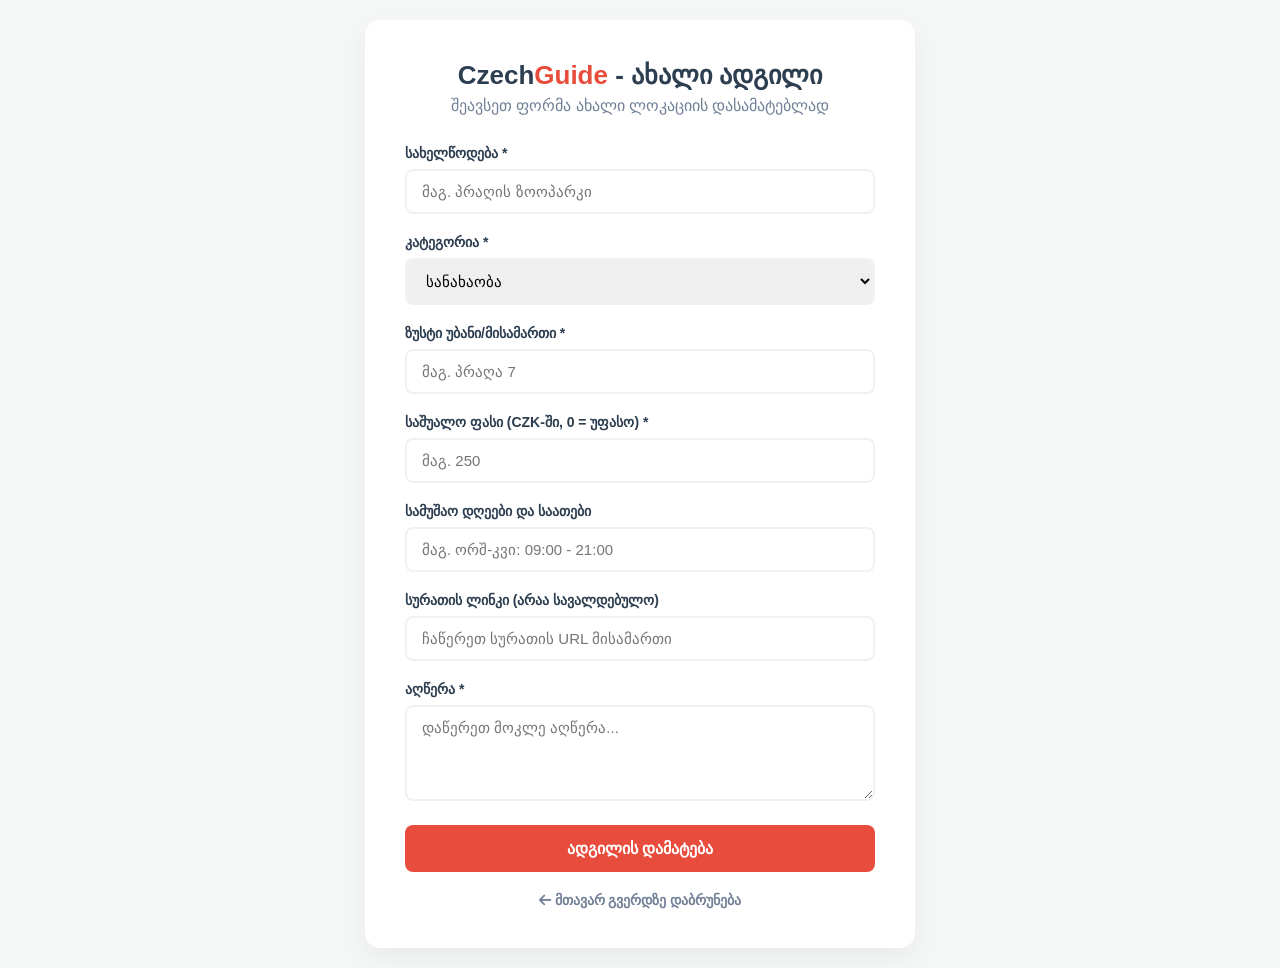
<file: templates/add.html>
<!DOCTYPE html>
<html lang="ka">
<head>
    <meta charset="UTF-8">
    <meta name="viewport" content="width=device-width, initial-scale=1.0">
    <title>ახალი ადგილის დამატება</title>
    <link rel="stylesheet" href="https://cdnjs.cloudflare.com/ajax/libs/font-awesome/6.0.0/css/all.min.css">
    <style>
        * {
            margin: 0;
            padding: 0;
            box-sizing: border-box;
            font-family: 'Segoe UI', Tahoma, Geneva, Verdana, sans-serif;
        }

        body {
            background-color: #f4f7f6;
            color: #2c3e50;
            display: flex;
            justify-content: center;
            align-items: center;
            min-height: 100vh;
            padding: 20px;
        }

        .form-container {
            background-color: white;
            padding: 40px;
            border-radius: 15px;
            box-shadow: 0 10px 25px rgba(0,0,0,0.05);
            width: 100%;
            max-width: 550px;
        }

        .form-header {
            text-align: center;
            margin-bottom: 30px;
        }

        .form-header h2 {
            font-size: 26px;
            color: #2c3e50;
        }

        .form-header h2 span {
            color: #e74c3c;
        }

        .form-group {
            margin-bottom: 20px;
        }

        .form-group label {
            display: block;
            margin-bottom: 8px;
            font-weight: 600;
            font-size: 14px;
        }

        .form-group input, .form-group textarea, .form-group select {
            width: 100%;
            padding: 12px 15px;
            border: 2px solid #edf2f7;
            border-radius: 8px;
            outline: none;
            font-size: 15px;
            transition: border-color 0.3s ease;
        }

        .form-group input:focus, .form-group textarea:focus, .form-group select:focus {
            border-color: #e74c3c;
        }

        .btn-submit {
            width: 100%;
            background-color: #e74c3c;
            color: white;
            padding: 14px;
            border: none;
            border-radius: 8px;
            font-weight: bold;
            font-size: 16px;
            cursor: pointer;
            transition: background-color 0.3s ease;
        }

        .btn-submit:hover {
            background-color: #c0392b;
        }

        .back-link {
            display: block;
            text-align: center;
            margin-top: 20px;
            color: #718096;
            text-decoration: none;
            font-weight: 600;
            font-size: 14px;
        }

        .back-link:hover {
            color: #2c3e50;
        }
    </style>
</head>
<body>

    <div class="form-container">
        <div class="form-header">
            <h2>Czech<span>Guide</span> - ახალი ადგილი</h2>
            <p style="color: #718096; margin-top: 5px;">შეავსეთ ფორმა ახალი ლოკაციის დასამატებლად</p>
        </div>

        <form action="/add" method="POST">
            <div class="form-group">
                <label for="title">სახელწოდება *</label>
                <input type="text" id="title" name="title" placeholder="მაგ. პრაღის ზოოპარკი" required>
            </div>

            <div class="form-group">
                <label for="category">კატეგორია *</label>
                <select id="category" name="category" required>
                    <option value="სანახაობა">სანახაობა</option>
                    <option value="რესტორანი">რესტორანი</option>
                    <option value="შოპინგი">შოპინგი</option>
                </select>
            </div>

            <div class="form-group">
                <label for="location">ზუსტი უბანი/მისამართი *</label>
                <input type="text" id="location" name="location" placeholder="მაგ. პრაღა 7" required>
            </div>

            <div class="form-group">
                <label for="price_czk">საშუალო ფასი (CZK-ში, 0 = უფასო) *</label>
                <input type="number" id="price_czk" name="price_czk" placeholder="მაგ. 250" required min="0">
            </div>

            <div class="form-group">
                <label for="working_hours">სამუშაო დღეები და საათები</label>
                <input type="text" id="working_hours" name="working_hours" placeholder="მაგ. ორშ-კვი: 09:00 - 21:00">
            </div>

            <div class="form-group">
                <label for="image">სურათის ლინკი (არაა სავალდებულო)</label>
                <input type="url" id="image" name="image" placeholder="ჩაწერეთ სურათის URL მისამართი">
            </div>

            <div class="form-group">
                <label for="description">აღწერა *</label>
                <textarea id="description" name="description" rows="4" placeholder="დაწერეთ მოკლე აღწერა..." required></textarea>
            </div>

            <button type="submit" class="btn-submit">ადგილის დამატება</button>
        </form>

        <a href="/" class="back-link"><i class="fa-solid fa-arrow-left"></i> მთავარ გვერდზე დაბრუნება</a>
    </div>

</body>
</html>
</file>
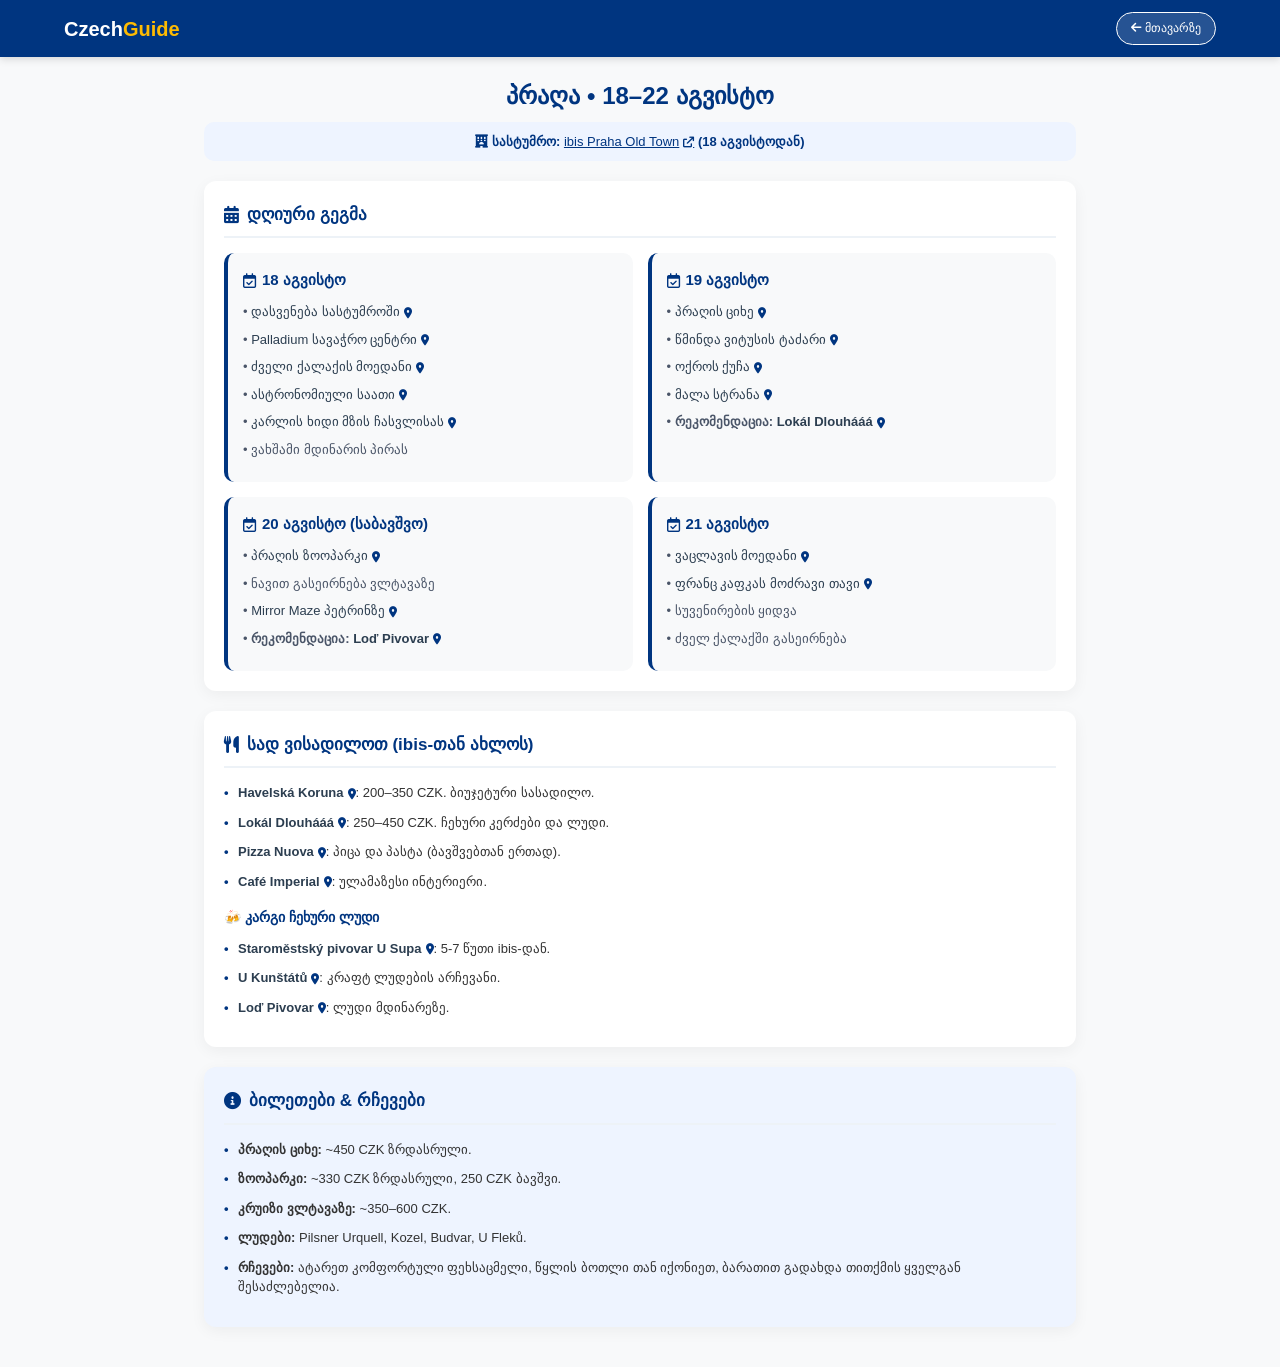
<file: templates/itinerary.html>
<!DOCTYPE html>
<html lang="ka">
<head>
    <meta charset="UTF-8">
    <meta name="viewport" content="width=device-width, initial-scale=1.0">
    <title>პრაღა • 18–22 აგვისტოს გეგმა</title>
    <link rel="stylesheet" href="https://cdnjs.cloudflare.com/ajax/libs/font-awesome/6.0.0/css/all.min.css">
    
    <style>
        * {
            margin: 0;
            padding: 0;
            box-sizing: border-box;
            font-family: BlinkMacSystemFont, -apple-system, Roboto, 'Segoe UI', Tahoma, Geneva, Verdana, sans-serif;
        }

        body {
            background-color: #f8f9fa;
            color: #333;
            line-height: 1.6;
        }

        header {
            background-color: #003580;
            padding: 12px 5%;
            display: flex;
            justify-content: space-between;
            align-items: center;
            color: white;
            position: sticky;
            top: 0;
            z-index: 100;
            box-shadow: 0 2px 8px rgba(0,0,0,0.15);
        }

        .logo {
            font-size: 20px;
            font-weight: bold;
            color: #ffffff;
            text-decoration: none;
        }

        .logo span {
            color: #febb02;
        }

        .back-btn {
            color: white;
            text-decoration: none;
            background: rgba(255,255,255,0.15);
            padding: 6px 14px;
            border-radius: 20px;
            font-size: 12px;
            border: 1px solid white;
            transition: background 0.2s ease;
            white-space: nowrap;
        }

        .back-btn:hover {
            background: rgba(255,255,255,0.25);
        }

        .container {
            padding: 20px 5%;
            max-width: 1000px;
            margin: 0 auto;
        }

        .page-title {
            text-align: center;
            color: #003580;
            margin-bottom: 6px;
            font-size: 24px;
        }

        .hotel-badge {
            text-align: center;
            background: #eef4ff;
            color: #003580;
            padding: 10px 15px;
            border-radius: 10px;
            font-weight: bold;
            margin-bottom: 20px;
            font-size: 13px;
            line-height: 1.5;
        }

        .hotel-badge a {
            color: #003580;
            text-decoration: underline;
        }

        .section-box {
            background: white;
            border-radius: 12px;
            padding: 20px;
            margin-bottom: 20px;
            box-shadow: 0 4px 15px rgba(0,0,0,0.05);
        }

        .section-box h3 {
            color: #003580;
            border-bottom: 2px solid #edf2f7;
            padding-bottom: 8px;
            margin-bottom: 15px;
            font-size: 17px;
            display: flex;
            align-items: center;
            gap: 8px;
        }

        /* Grid - დესკტოპზე 2 სვეტი, მობილურზე 1 */
        .day-grid {
            display: grid;
            grid-template-columns: repeat(2, 1fr);
            gap: 15px;
        }

        .day-card {
            background: #f8f9fa;
            padding: 15px;
            border-radius: 10px;
            border-left: 4px solid #003580;
        }

        .day-card h4 {
            color: #003580;
            margin-bottom: 10px;
            font-size: 15px;
            display: flex;
            align-items: center;
            gap: 6px;
        }

        .day-card ul {
            list-style: none;
            font-size: 13px;
            color: #4a5568;
        }

        .day-card ul li {
            margin-bottom: 8px;
            line-height: 1.5;
        }

        /* Google Maps ლინკების სტილი */
        .map-item {
            color: #2c3e50;
            text-decoration: none;
            transition: color 0.2s ease;
            display: inline-flex;
            align-items: center;
            gap: 4px;
            font-weight: 500;
        }

        .map-item:hover {
            color: #003580;
            text-decoration: underline;
        }

        .map-item i {
            font-size: 11px;
            color: #003580;
        }

        .list-styled {
            list-style: none;
            font-size: 13px;
        }

        .list-styled li {
            margin-bottom: 10px;
            padding-left: 14px;
            position: relative;
            line-height: 1.5;
        }

        .list-styled li::before {
            content: "•";
            color: #003580;
            font-weight: bold;
            position: absolute;
            left: 0;
        }

        /* =========================================================
           📱 MOBILE OPTIMIZATION (მობილურის ოპტიმიზაცია)
           ========================================================= */
        @media (max-width: 600px) {
            header {
                padding: 10px 12px;
            }

            .logo {
                font-size: 18px;
            }

            .back-btn {
                padding: 5px 10px;
                font-size: 11px;
            }

            .container {
                padding: 15px 10px;
            }

            .page-title {
                font-size: 20px;
            }

            .hotel-badge {
                font-size: 12px;
                padding: 8px;
                margin-bottom: 15px;
            }

            .section-box {
                padding: 14px;
                margin-bottom: 15px;
                border-radius: 10px;
            }

            .section-box h3 {
                font-size: 15px;
                margin-bottom: 12px;
            }

            /* მობილურზე 1 სვეტიანი განლაგება */
            .day-grid {
                grid-template-columns: 1fr;
                gap: 12px;
            }

            .day-card {
                padding: 12px;
            }

            .day-card h4 {
                font-size: 14px;
            }

            .day-card ul li {
                font-size: 12.5px;
                margin-bottom: 6px;
            }

            .list-styled {
                font-size: 12.5px;
            }
        }
    </style>
</head>
<body>

    <header>
        <a href="/" class="logo">Czech<span>Guide</span></a>
        <a href="/" class="back-btn"><i class="fa-solid fa-arrow-left"></i> მთავარზე</a>
    </header>

    <div class="container">
        <h1 class="page-title">პრაღა • 18–22 აგვისტო</h1>
        <div class="hotel-badge">
            <i class="fa-solid fa-hotel"></i> სასტუმრო: 
            <a href="https://www.google.com/maps/search/?api=1&query=ibis+Praha+Old+Town" target="_blank" class="map-item">
                ibis Praha Old Town <i class="fa-solid fa-arrow-up-right-from-square"></i>
            </a> (18 აგვისტოდან)
        </div>

        <!-- 1. დღიური მარშრუტი -->
        <div class="section-box">
            <h3><i class="fa-solid fa-calendar-days"></i> დღიური გეგმა</h3>
            <div class="day-grid">
                <!-- 18 აგვისტო -->
                <div class="day-card">
                    <h4><i class="fa-regular fa-calendar-check"></i> 18 აგვისტო</h4>
                    <ul>
                        <li>• <a href="https://www.google.com/maps/search/?api=1&query=ibis+Praha+Old+Town" target="_blank" class="map-item">დასვენება სასტუმროში <i class="fa-solid fa-location-dot"></i></a></li>
                        <li>• <a href="https://www.google.com/maps/search/?api=1&query=Palladium+Prague" target="_blank" class="map-item">Palladium სავაჭრო ცენტრი <i class="fa-solid fa-location-dot"></i></a></li>
                        <li>• <a href="https://www.google.com/maps/search/?api=1&query=Old+Town+Square+Prague" target="_blank" class="map-item">ძველი ქალაქის მოედანი <i class="fa-solid fa-location-dot"></i></a></li>
                        <li>• <a href="https://www.google.com/maps/search/?api=1&query=Astronomical+Clock+Prague" target="_blank" class="map-item">ასტრონომიული საათი <i class="fa-solid fa-location-dot"></i></a></li>
                        <li>• <a href="https://www.google.com/maps/search/?api=1&query=Charles+Bridge+Prague" target="_blank" class="map-item">კარლის ხიდი მზის ჩასვლისას <i class="fa-solid fa-location-dot"></i></a></li>
                        <li>• ვახშამი მდინარის პირას</li>
                    </ul>
                </div>

                <!-- 19 აგვისტო -->
                <div class="day-card">
                    <h4><i class="fa-regular fa-calendar-check"></i> 19 აგვისტო</h4>
                    <ul>
                        <li>• <a href="https://www.google.com/maps/search/?api=1&query=Prague+Castle" target="_blank" class="map-item">პრაღის ციხე <i class="fa-solid fa-location-dot"></i></a></li>
                        <li>• <a href="https://www.google.com/maps/search/?api=1&query=St.+Vitus+Cathedral+Prague" target="_blank" class="map-item">წმინდა ვიტუსის ტაძარი <i class="fa-solid fa-location-dot"></i></a></li>
                        <li>• <a href="https://www.google.com/maps/search/?api=1&query=Golden+Lane+Prague" target="_blank" class="map-item">ოქროს ქუჩა <i class="fa-solid fa-location-dot"></i></a></li>
                        <li>• <a href="https://www.google.com/maps/search/?api=1&query=Mala+Strana+Prague" target="_blank" class="map-item">მალა სტრანა <i class="fa-solid fa-location-dot"></i></a></li>
                        <li>• <b>რეკომენდაცია:</b> <a href="https://www.google.com/maps/search/?api=1&query=Lokal+Dlouhaa+Prague" target="_blank" class="map-item"><b>Lokál Dlouhááá</b> <i class="fa-solid fa-location-dot"></i></a></li>
                    </ul>
                </div>

                <!-- 20 აგვისტო -->
                <div class="day-card">
                    <h4><i class="fa-regular fa-calendar-check"></i> 20 აგვისტო (საბავშვო)</h4>
                    <ul>
                        <li>• <a href="https://www.google.com/maps/search/?api=1&query=Prague+Zoo" target="_blank" class="map-item">პრაღის ზოოპარკი <i class="fa-solid fa-location-dot"></i></a></li>
                        <li>• ნავით გასეირნება ვლტავაზე</li>
                        <li>• <a href="https://www.google.com/maps/search/?api=1&query=Petrin+Mirror+Maze+Prague" target="_blank" class="map-item">Mirror Maze პეტრინზე <i class="fa-solid fa-location-dot"></i></a></li>
                        <li>• <b>რეკომენდაცია:</b> <a href="https://www.google.com/maps/search/?api=1&query=Lod+Pivovar+Prague" target="_blank" class="map-item"><b>Loď Pivovar</b> <i class="fa-solid fa-location-dot"></i></a></li>
                    </ul>
                </div>

                <!-- 21 აგვისტო -->
                <div class="day-card">
                    <h4><i class="fa-regular fa-calendar-check"></i> 21 აგვისტო</h4>
                    <ul>
                        <li>• <a href="https://www.google.com/maps/search/?api=1&query=Wenceslas+Square+Prague" target="_blank" class="map-item">ვაცლავის მოედანი <i class="fa-solid fa-location-dot"></i></a></li>
                        <li>• <a href="https://www.google.com/maps/search/?api=1&query=Franz+Kafka+-+Rotating+Head+Prague" target="_blank" class="map-item">ფრანც კაფკას მოძრავი თავი <i class="fa-solid fa-location-dot"></i></a></li>
                        <li>• სუვენირების ყიდვა</li>
                        <li>• ძველ ქალაქში გასეირნება</li>
                    </ul>
                </div>
            </div>
        </div>

        <!-- 2. კვება და ლუდი -->
        <div class="section-box">
            <h3><i class="fa-solid fa-utensils"></i> სად ვისადილოთ (ibis-თან ახლოს)</h3>
            <ul class="list-styled">
                <li><a href="https://www.google.com/maps/search/?api=1&query=Havelska+Koruna+Prague" target="_blank" class="map-item"><b>Havelská Koruna</b> <i class="fa-solid fa-location-dot"></i></a>: 200–350 CZK. ბიუჯეტური სასადილო.</li>
                <li><a href="https://www.google.com/maps/search/?api=1&query=Lokal+Dlouhaa+Prague" target="_blank" class="map-item"><b>Lokál Dlouhááá</b> <i class="fa-solid fa-location-dot"></i></a>: 250–450 CZK. ჩეხური კერძები და ლუდი.</li>
                <li><a href="https://www.google.com/maps/search/?api=1&query=Pizza+Nuova+Prague" target="_blank" class="map-item"><b>Pizza Nuova</b> <i class="fa-solid fa-location-dot"></i></a>: პიცა და პასტა (ბავშვებთან ერთად).</li>
                <li><a href="https://www.google.com/maps/search/?api=1&query=Cafe+Imperial+Prague" target="_blank" class="map-item"><b>Café Imperial</b> <i class="fa-solid fa-location-dot"></i></a>: ულამაზესი ინტერიერი.</li>
            </ul>

            <h4 style="margin: 15px 0 10px 0; color: #003580; font-size: 14px;">🍻 კარგი ჩეხური ლუდი</h4>
            <ul class="list-styled">
                <li><a href="https://www.google.com/maps/search/?api=1&query=U+Supa+Prague" target="_blank" class="map-item"><b>Staroměstský pivovar U Supa</b> <i class="fa-solid fa-location-dot"></i></a>: 5-7 წუთი ibis-დან.</li>
                <li><a href="https://www.google.com/maps/search/?api=1&query=U+Kunstatu+Prague" target="_blank" class="map-item"><b>U Kunštátů</b> <i class="fa-solid fa-location-dot"></i></a>: კრაფტ ლუდების არჩევანი.</li>
                <li><a href="https://www.google.com/maps/search/?api=1&query=Lod+Pivovar+Prague" target="_blank" class="map-item"><b>Loď Pivovar</b> <i class="fa-solid fa-location-dot"></i></a>: ლუდი მდინარეზე.</li>
            </ul>
        </div>

        <!-- 3. ბილეთები და რჩევები -->
        <div class="section-box" style="background: #eef4ff;">
            <h3><i class="fa-solid fa-circle-info"></i> ბილეთები & რჩევები</h3>
            <ul class="list-styled">
                <li><b>პრაღის ციხე:</b> ~450 CZK ზრდასრული.</li>
                <li><b>ზოოპარკი:</b> ~330 CZK ზრდასრული, 250 CZK ბავშვი.</li>
                <li><b>კრუიზი ვლტავაზე:</b> ~350–600 CZK.</li>
                <li><b>ლუდები:</b> Pilsner Urquell, Kozel, Budvar, U Fleků.</li>
                <li><b>რჩევები:</b> ატარეთ კომფორტული ფეხსაცმელი, წყლის ბოთლი თან იქონიეთ, ბარათით გადახდა თითქმის ყველგან შესაძლებელია.</li>
            </ul>
        </div>
    </div>

</body>
</html>
</file>
